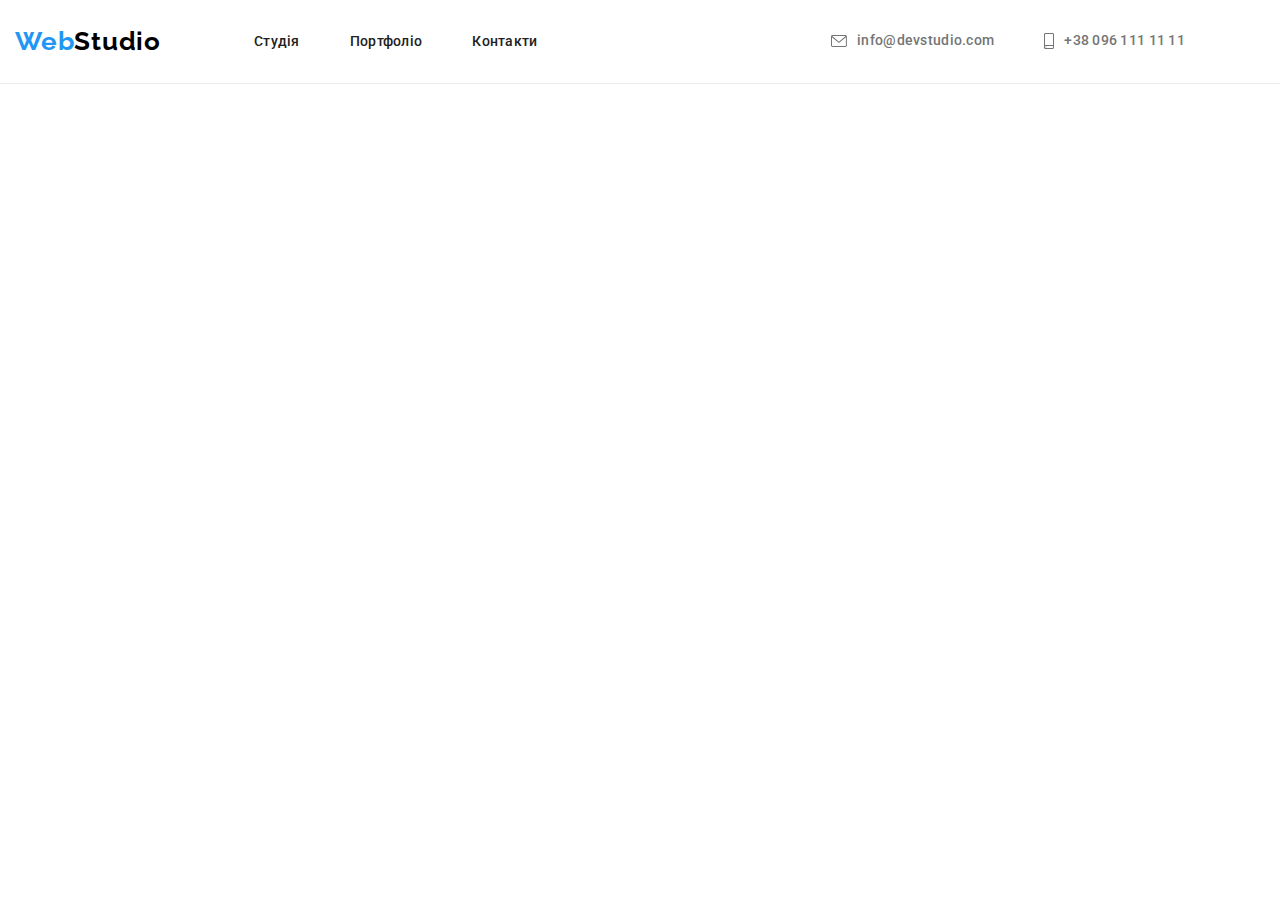
<file: index.html>
<!DOCTYPE html>
<html lang="uk">
<head>
    <meta charset="UTF-8" />
    <meta http-equiv="X-UA-Compatible" content="IE=edge" />
    <meta name="viewport" content="width=device-width, initial-scale=1.0" />
    <title>WebStudio</title>
    <link rel="preconnect" href="https://fonts.googleapis.com" />
    <link rel="preconnect" href="https://fonts.gstatic.com" crossorigin />
    <link href="https://fonts.googleapis.com/css2?family=Raleway:wght@700&family=Roboto:wght@400;500;700;900&display=swap" rel="stylesheet" />
    <link rel="stylesheet" href="https://cdn.jsdelivr.net/npm/modern-normalize@1.1.0/modern-normalize.min.css" />
    <link rel="stylesheet" href="./css/main.min.css" />
</head>
<body>
<!-- /* ===================ХЕДЕР ГОЛОВНОЇ СТОРІНКИ==================== */ -->
    <header class="header">
        <div class="container header__container">
        <nav class="page-navigation">
            <a class="logo list link" href="./index.html">
                <span class="logo__first-part">Web</span><span class="logo__second-part">Studio</span></a>
            <ul class="menu list" >
                <li>
                    <a class="menu__link menu__link_current link" href="./index.html">Студія</a>
                </li>
                <li>
                    <a class="menu__link link" href="./portofolio.html">Портфоліо</a>
                </li>
                <li>
                    <a class="menu__link link" href="#Контакти">Контакти</a>
                </li>
            </ul>
        </nav>
        <button type="button" class="open_mobile_menu_btn" data-menu-open>
            <svg class="open_mobile_menu_btn__icon" aria-label="іконка меню для телефона">
                <use href="./images/sprite.svg#burger-icon" ></use>
            </svg>
        </button>
            <!-- контакти -->
                <ul class="contacts list">
                    <li class="contacts__email-item">
                        <a class="contacts__link link" href="mailto:info@devstudio.com"> 
                            <svg aria-label="іконка контактів" class="contacts__email-icon"
                            width="16"
                            height="12">
                                <use href="./images/sprite.svg#icon-envelope"></use>
                            </svg>info@devstudio.com
                        </a>
                    </li>
                    <li class="contacts__tel-item">
                        <a class="contacts__link link" href="tel:+380961111111">
                            <svg aria-label="іконка контактів" class="contacts__telephone-icon"
                            width="10"
                            height="16">
                                <use href="./images/sprite.svg#icon-smartphone"></use>
                            </svg>+38 096 111 11 11
                        </a>
                    </li>
                </ul>
        </div>
        <div class="mobile_menu" data-menu>
            <div class="container mobile_menu___container">
                <button class="mobile_menu__close_btn " data-menu-close>
                    <svg class="mobile_menu__close_icon" aria-label="хрестик">
                        <use href="./images/sprite.svg#icon-close-black" ></use>
                    </svg>
                </button>
            </div>
        </div>
    </header>
<!----------------========HERO =============-------->
<main>
    <!-- <section class="hero">
        <div class="container hero__container">
            <h1 class="hero__title">Ефективні рішення для <br>
                 вашого бізнесу</h1>
                <button data-modal-open class="hero__button" type="button">Замовити послугу</button>
        </div>
    </section> -->

<!-- /* ==========ОСОБЛИВОСТІ=========================== */ -->
    <!-- <section class="section">
        <div class="container">
         <h2 class="priorities__head-title visually-hidden">Наші пріоритети</h2>
            <ul class="priorities list">
                <li class="priorities__item">
                    <div class="priorities__item_img">
                            <svg aria-label="іконка пріоритетів" 
                            class="priorities__item_icon">
                            <use href="./images/sprite.svg#icon-antenna-1" 
                            width="70"
                            height="70"></use>
                            </svg>
                    </div>
                    <h3 class="priorities__item_title">УВАГА ДО ДЕТАЛЕЙ</h3>
                    <p class="priorities__item_text">Ідейні міркування, і навіть початок повсякденної роботи з формування позиції.</p>
                </li>
                <li class="priorities__item">
                    <div class="priorities__item_img">
                            <svg aria-label="іконка пріоритетів" 
                            class="priorities__item_icon"
                            width="70"
                            height="70">
                                <use href="./images/sprite.svg#icon-clock-1"></use>
                            </svg>
                    </div>
                    <h3 class="priorities__item_title">ПУНКТУАЛЬНІСТЬ</h3>
                   <p class="priorities__item_text">Завдання організації, особливо рамки і місце навчання кадрів тягне у себе.</p>
                </li>
                <li class="priorities__item">
                    <div class="priorities__item_img">
                            <svg aria-label="іконка пріоритетів" 
                            class="priorities__item_icon"
                            width="70"
                            height="70">
                                <use href="./images/sprite.svg#icon-diagram-1"></use>
                            </svg>
                    </div>
                    <h3 class="priorities__item_title">ПЛАНУВАННЯ</h3>
                    <p class="priorities__item_text">Так само консультація з широким активом значною мірою зумовлює.</p>
                </li>
                <li class="priorities__item">
                    <div class="priorities__item_img">
                            <svg aria-label="іконка пріоритетів" 
                            class="priorities__item_icon"
                            width="70"
                            height="70">
                                <use href="./images/sprite.svg#icon-astronaut-1"></use>
                            </svg>
                    </div>
                    <h3 class="priorities__item_title">СУЧАСНІ ТЕХНОЛОГІЇ</h3>
                    <p class="priorities__item_text">Значимість цих проблем настільки очевидна, що реалізація планових завдань.</p>
                </li>
            </ul>
        </div>    
    </section> -->

<!-- /* =============НАША РОБОТА=============================== */ -->
    <!-- <section class="work section">
        <div class="container">
            <h2 class="section__title">Чим ми займаємося</h2>
            <ul class="work__list list">
                <li>
                    <div class="work__card">
                    <img class="work__card_img" src="./images/computer.jpg" alt="людина працює за комп'ютером" width="370" height="294">
                <p class="work__card_text">Десктопні додатки</p></div>
                </li>
                <li>
                    <div class="work__card">
                    <img class="work__card_img" src="./images/tablet.jpg" alt="людина працює за комп'ютером з телефоном" width="370" height="294">
                <p class="work__card_text">Мобільні додатки</p></div>
                </li>
                <li>
                    <div class="work__card">
                    <img class="work__card_img" src="./images/telephone.jpg" alt="людина працює з графічним планшетом" width="370" height="294">
                <p class="work__card_text">Дизайнерські рішення</p></div>
                </li>
            </ul>
        </div>
    </section> -->
<!-- /* ==================КОМАНДА===================*/ -->
    <!-- <section class="section-team section">
        <div class="container">
            <h2 class="section__title">Наша команда</h2>
        <ul class="team__list list">
            <li  class="team__list_item">
                    <img src="./images/person4.jpg" 
                    alt="Ігор Дем'яненко">
                <div class="team__list_card">
                        <h3 class="card__name"> Ігор Дем'яненко </h3>
                        <p class="card__position" lang="en">Product Designer</p>
                    <ul class="social list">
                        <li class="social__item">
                            <a href="" class="social__link link">
                                <svg aria-label="іконка-інстаграму" 
                                class="social__link_icon"
                                >
                                <use href="./images/sprite.svg#icon-instagram-2" width="20"
                                height="20"></use>
                                </svg>
                            </a>
                        </li>
                        <li class="social__item">
                            <a href="" class="social__link link">
                                <svg aria-label="іконка-твітеру" 
                                class="social__link_icon"
                                width="20"
                                height="20">
                                <use href="./images/sprite.svg#icon-twitter-1"></use>
                                </svg>
                            </a>
                        </li>
                        <li class="social__item">
                            <a href="" class="social__link link">
                                <svg aria-label="іконка-фейсбуку" 
                                class="social__link_icon"
                                width="20"
                                height="20">
                                <use href="./images/sprite.svg#icon-facebook-1"></use>
                                </svg>
                            </a>
                        </li>
                        <li class="social__item">
                            <a href="" class="social__link link">
                                <svg aria-label="іконка-лінкедін" 
                                class="social__link_icon"
                                width="20"
                                height="20">
                                <use href="./images/sprite.svg#icon-linkedin-1"></use>
                                </svg>  
                            </a>
                        </li>
                    </ul>
                </div>
                    
                </li>

            <li class="team__list_item">
                    <img src="./images/person1.jpg" 
                    alt="Ольга Рєпіна">
                <div class="team__list_card ">
                        <h3 class="card__name">Ольга Рєпіна</h3> 
                        <p class="card__position" lang="en">Frontend Developer</p>
                        <ul class="social list">
                            <li class="social__item">
                                <a href="" class="social__link link">
                                    <svg aria-label="іконка-інстаграму" 
                                    class="social__link_icon"
                                    >
                                    <use href="./images/sprite.svg#icon-instagram-2" width="20"
                                    height="20"></use>
                                    </svg>
                                </a>
                            </li>
                            <li class="social__item">
                                <a href="" class="social__link link">
                                    <svg aria-label="іконка-твітеру" 
                                    class="social__link_icon"
                                    width="20"
                                    height="20">
                                    <use href="./images/sprite.svg#icon-twitter-1"></use>
                                    </svg>
                                </a>
                            </li>
                            <li class="social__item">
                                <a href="" class="social__link link">
                                    <svg aria-label="іконка-фейсбуку" 
                                    class="social__link_icon"
                                    width="20"
                                    height="20">
                                    <use href="./images/sprite.svg#icon-facebook-1"></use>
                                    </svg>
                                </a>
                            </li>
                            <li class="social__item">
                                <a href="" class="social__link link">
                                    <svg aria-label="іконка-лінкедін" 
                                    class="social__link_icon"
                                    width="20"
                                    height="20">
                                    <use href="./images/sprite.svg#icon-linkedin-1"></use>
                                    </svg>  
                                </a>
                            </li>
                        </ul>
                </div>
            </li>
            <li class="team__list_item">
                    <img src="./images/person2.jpg" 
                    alt="Микола Тарасов">
                <div class="team__list_card">
                        <h3 class="card__name">Микола Тарасов</h3>
                        <p class="card__position" lang="en">Marketing</p>
                        <ul class="social list">
                            <li class="social__item">
                                <a href="" class="social__link link">
                                    <svg aria-label="іконка-інстаграму" 
                                    class="social__link_icon"
                                    >
                                    <use href="./images/sprite.svg#icon-instagram-2" width="20"
                                    height="20"></use>
                                    </svg>
                                </a>
                            </li>
                            <li class="social__item">
                                <a href="" class="social__link link">
                                    <svg aria-label="іконка-твітеру" 
                                    class="social__link_icon"
                                    width="20"
                                    height="20">
                                    <use href="./images/sprite.svg#icon-twitter-1"></use>
                                    </svg>
                                </a>
                            </li>
                            <li class="social__item">
                                <a href="" class="social__link link">
                                    <svg aria-label="іконка-фейсбуку" 
                                    class="social__link_icon"
                                    width="20"
                                    height="20">
                                    <use href="./images/sprite.svg#icon-facebook-1"></use>
                                    </svg>
                                </a>
                            </li>
                            <li class="social__item">
                                <a href="" class="social__link link">
                                    <svg aria-label="іконка-лінкедін" 
                                    class="social__link_icon"
                                    width="20"
                                    height="20">
                                    <use href="./images/sprite.svg#icon-linkedin-1"></use>
                                    </svg>  
                                </a>
                            </li>
                        </ul>
                </div>
            </li>
            <li class="team__list_item">
                    <img src="./images/person3.jpg" 
                    alt="Михайло Єрмаков">
                <div class="team__list_card">
                        <h3 class="card__name">Михайло Єрмаков</h3>
                        <p class="card__position" lang="en">UI Designer</p>
                        <ul class="social list">
                            <li class="social__item">
                                <a href="" class="social__link link">
                                    <svg aria-label="іконка-інстаграму" 
                                    class="social__link_icon"
                                    >
                                    <use href="./images/sprite.svg#icon-instagram-2" width="20"
                                    height="20"></use>
                                    </svg>
                                </a>
                            </li>
                            <li class="social__item">
                                <a href="" class="social__link link">
                                    <svg aria-label="іконка-твітеру" 
                                    class="social__link_icon"
                                    width="20"
                                    height="20">
                                    <use href="./images/sprite.svg#icon-twitter-1"></use>
                                    </svg>
                                </a>
                            </li>
                            <li class="social__item">
                                <a href="" class="social__link link">
                                    <svg aria-label="іконка-фейсбуку" 
                                    class="social__link_icon"
                                    width="20"
                                    height="20">
                                    <use href="./images/sprite.svg#icon-facebook-1"></use>
                                    </svg>
                                </a>
                            </li>
                            <li class="social__item">
                                <a href="" class="social__link link">
                                    <svg aria-label="іконка-лінкедін" 
                                    class="social__link_icon"
                                    width="20"
                                    height="20">
                                    <use href="./images/sprite.svg#icon-linkedin-1"></use>
                                    </svg>  
                                </a>
                            </li>
                        </ul>
                </div>  
                    
            </li>
        </ul>
          
        </div>  
    </section> -->
<!-- ================ПОСТІЙНІ КЛІЄНТИ========================== -->
<!-- <section class="section">
    <div class="container">
        <h2 class="section__title">Постійні клієнти</h2>
        <ul class="customer__list list">
            <li class="customer__item">
                <a class="customer__link link" href="">
                    <svg aria-label="іконки постійних клієнтів" class="customer__icon"
                    width="106"
                    height="60">
                        <use href="./images/sprite.svg#icon-Logo"></use>
                    </svg>
                </a>
            </li>
            <li class="customer__item">
                <a class="customer__link link" href="">
                <svg aria-label="іконки постійних клієнтів" class="customer__icon"
                width="106"
                    height="60">
                    <use href="./images/sprite.svg#icon-Logo-1"></use>
                </svg>
                </a>

            </li>
            <li class="customer__item">    
                <a class="customer__link link" href="">
                <svg aria-label="іконки постійних клієнтів" class="customer__icon"
                width="106"
                height="60">
                    <use href="./images/sprite.svg#icon-Logo-2"></use>
                </svg>
                </a>

            </li>
            <li class="customer__item">
                <a class="customer__link link" href="">
                <svg aria-label="іконки постійних клієнтів" class="customer__icon"
                width="106"
                height="60">
                    <use href="./images/sprite.svg#icon-Logo-3"></use>
                </svg>
                </a>

            </li>
            <li class="customer__item">
                <a class="customer__link link" href="">
                <svg aria-label="іконки постійних клієнтів" class="customer__icon"
                width="106"
                    height="60">
                    <use href="./images/sprite.svg#icon-Logo-4"></use>
                </svg>
                </a>

            </li>
            <li class="customer__item">
                <a class="customer__link link" href="">
                <svg aria-label="іконки постійних клієнтів" class="customer__icon"
                width="106"
                    height="60">
                    <use href="./images/sprite.svg#icon-Logo-5"></use>
                </svg>
                </a>

            </li>
        </ul>
    </div>
</section> -->
<!-- ================ПОСТІЙНІ КЛІЄНТИ========================== -->
</main>
<!-- /* ==============ФУТЕР================================ */-->
    <!-- <footer class="footer">
        <div class="container footer__container">
            <address class="footer__address">
                <a class="footer-logo link" href="./index.html"><span class="logo__first-part">Web</span><span class="footer-logo__second-part">Studio</span></a>
                <ul class="footer__contacts list">
                    <li class="footer__contacts_item">
                        <a class="footer__geo link" href="https://goo.gl/maps/CPtrU1FHBa2aNyZL9" target="_blank" rel="noopener noreferrer nofollow">м. Київ, пр-т Лесі Українки, 26</a>
                    </li>
                    <li class="footer__contacts_item">
                        <a class="footer__contacts_link link" href="malito:info@devstudio.com">info@devstudio.com</a>
                    </li>
                    <li class="footer__contacts_item">
                        <a class="footer__contacts_link link" href="tel:+380961111111">+38 096 111 11 11</a>
                    </li>
            
                </ul>
            </address>
         <div>
            <h3 class="footer__social_title">Приєднуйтесь</h3>
            <ul class="footer__social_list list">
                <li class="footer__social_item">
                    <a href="" class="footer__social_link link">
                        <svg aria-label="іконка-інстаграму" class="footer__social_icon"
                        width="20"
                        height="20">
                        <use href="./images/sprite.svg#icon-instagram-2"></use>
                        </svg>
                    </a>
                </li>
                <li class="footer__social_item">
                    <a href="" class="footer__social_link link">
                        <svg aria-label="іконка-твітеру" class="footer__social_icon" 
                        width="20"
                        height="20">
                        <use href="./images/sprite.svg#icon-twitter-1"></use>
                        </svg>
                    </a>
                </li>
                 <li class="footer__social_item">
                    <a href="" class="footer__social_link link">
                        <svg aria-label="іконка-фейсбуку" class="footer__social_icon" 
                        width="20"
                        height="20">
                        <use href="./images/sprite.svg#icon-facebook-1"></use>
                        </svg>
                    </a>
                </li>
                <li class="footer__social_item">
                    <a href="" class="footer__social_link link">
                        <svg aria-label="іконка-лінкедін" class="footer__social_icon"
                        width="20"
                        height="20">
                        <use href="./images/sprite.svg#icon-linkedin-1"></use>
                        </svg>  
                    </a>
                </li>
            </ul>
            </div>
            <div class="subscription">
                    <p class="subscription__title">Підпишіться на розсилку</p>
                    <form class="subscription__form">
                        <label>
                            <input type="email"
                            class="subscription__input"
                            placeholder="E-mail"
                            required>
                        </label>
                        <button class="subscription__button" type="submit">
                                Підписатися 
                                <svg class="subscription__button_icon">
                                    <use href="./images/sprite.svg#icon-send" ></use>
                                </svg>
                        </button>
                    </form>
            </div>  
        </div>
    </footer>
    <div class="backdrop is-hidden" data-modal>
        <div class="modal">
            <button type="button" class="modal__close_btn" data-modal-close>
                <svg class="modal__close_icon" width="18" height="18">
                    <use class="close_icon" 
                    href="./images/sprite.svg#icon-close-black"  ></use>
                </svg>
            </button>
            <p class="modal__form_title">Залиште свої дані, ми вам передзвонимо</p>
            <form  class="modal__form">
                <label  class="modal__form_field">
                    <span class="modal__tip">Ім'я</span>
                    <span class="modal__form_input_wrapper">
                        <input type="text" 
                        class="modal__input" 
                        required
                        pattern="[a-zA-Zа-яА-ЯіІїЇ]+" 
                        name="user-name">
                        <svg aria-label="Модальна іконка форми" 
                        class="modal__input_icon"
                        width="18"
                        height="18">
                            <use href="./images/sprite.svg#icon-person-black" ></use>
                        </svg>
                </span>
                </label>
                <label  class="modal__form_field">
                    <span class="modal__tip">Телефон</span>
                    <span class="modal__form_input_wrapper"> 
                        <input type="tel" 
                        class="modal__input" 
                        required pattern="[0-9]{3}-[0-9]{3}-[0-9]{2}-[0-9]{2}"
                        name="user-phone"
                        title="xxx-xxx-xx-xx">
                        <svg aria-label="Модальна іконка форми" 
                        class="modal__input_icon"
                        width="18"
                        height="18">
                            <use href="./images/sprite.svg#icon-phone-black"></use>
                        </svg>
                    </span>
                </label>  
                
                <label  class="modal__form_field">
                    <span class="modal__tip">Пошта</span>
                    <span class="modal__form_input_wrapper">
                        <input type="email"
                        class="modal__input"
                        name="user-email">
                        <svg aria-label="Модальна іконка форми"
                        class="modal__input_icon"
                        width="18"
                        height="18">
                            <use href="./images/sprite.svg#icon-email-black"></use>
                        </svg>
                    </span>
                    
                </label>
                <label  class="modal__form_field">
                    <span class="modal__tip">Коментар</span>
                    <textarea name="user-message"  
                    class="modal__form_message"
                    placeholder="Введіть текст" ></textarea>
                </label>
                <label  class="modal__form_checkbox_field">
                    <input type="checkbox" 
                    name="user-policy"
                    class="modal__input_checkbox" required>
                    <svg class="checkbox_icon"
                    aria-label="Галочка для чекбокса"
                    width="16"
                    height="15">
                        <use class="checkbox__icon_mark"
                        href="./images/sprite.svg#icon-icon-check"></use>
                    </svg>
                    <p class="modal__input_agreement">Погоджуюся з розсилкою та приймаю 
                    <a class="modal__input_checkbox_link" href="">Умови договору</a></p>  
                </label>
                <button type="submit" class="modal__button">Відправити</button>
            </form>
        </div>
    </div>
    <script src="./js/modal.js"></script> -->
    <script src="./js/menu.js"></script>
</body>
</html>
</file>
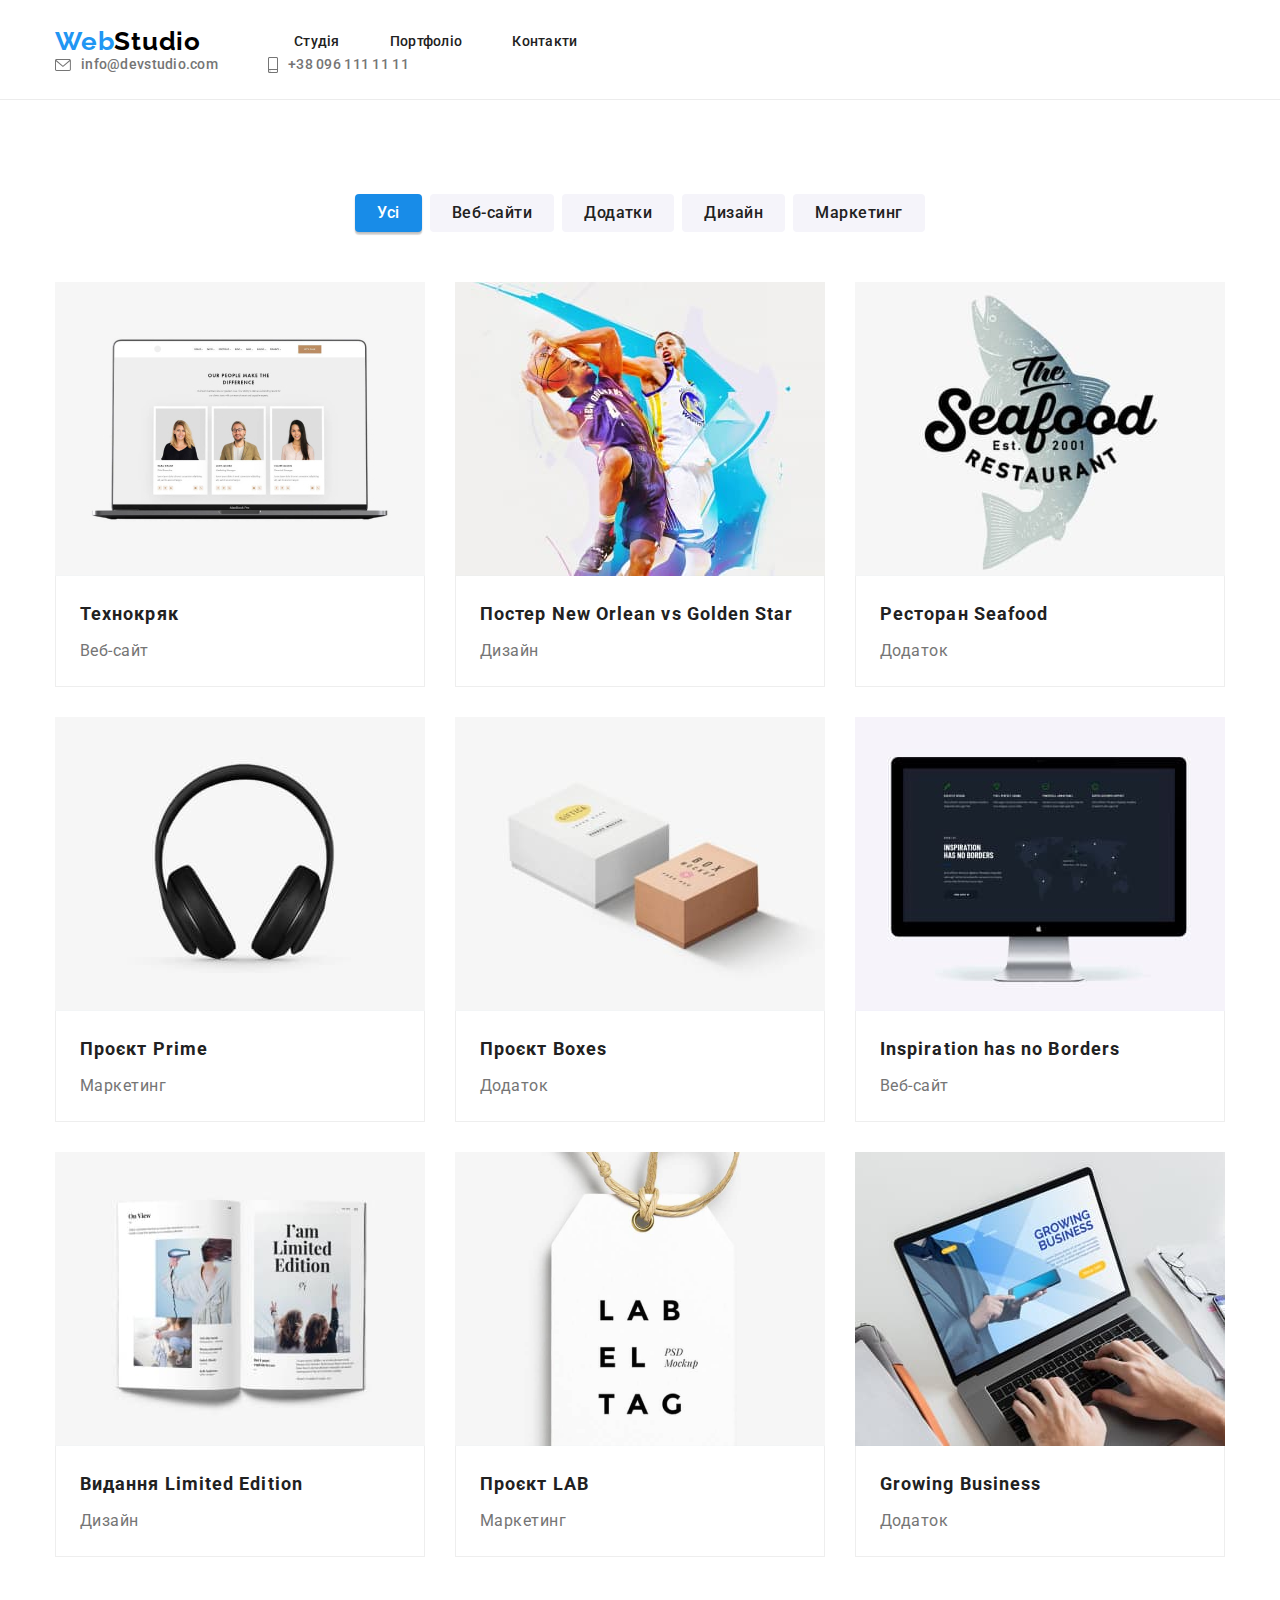
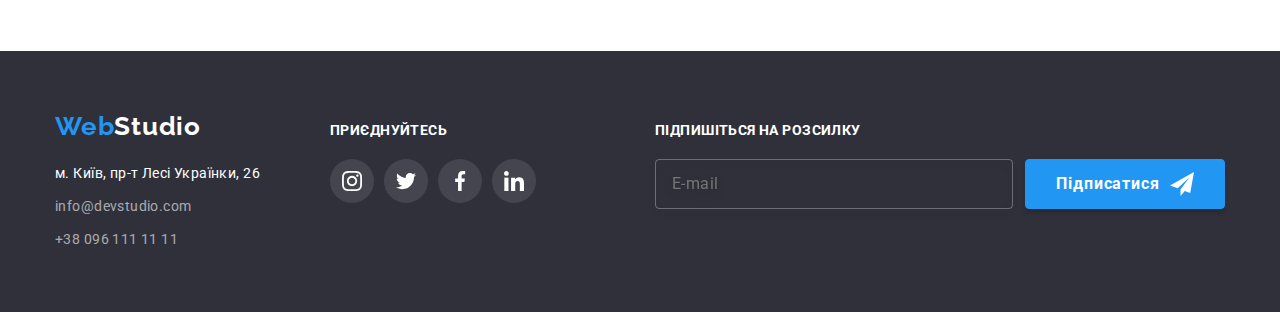
<file: portofolio.html>
<!DOCTYPE html>
<html lang="en">
<head>
    <meta charset="UTF-8" />
    <meta http-equiv="X-UA-Compatible" content="IE=edge" />
    <meta name="viewport" content="width=device-width, initial-scale=1.0" />
    <title>Portofolio</title>
    <link rel="preconnect" href="https://fonts.googleapis.com" />
    <link rel="preconnect" href="https://fonts.gstatic.com" crossorigin />
    <link href="https://fonts.googleapis.com/css2?family=Raleway:wght@700&family=Roboto:wght@400;500;700;900&display=swap" rel="stylesheet" />
    <link rel="stylesheet" href="https://cdn.jsdelivr.net/npm/modern-normalize@1.1.0/modern-normalize.min.css" />
    <link rel="stylesheet" href="./css/main.min.css" />
    
</head>
<body>
<!-- /* ===========ХЕДЕР ПОРТФОЛІО================== */ -->
    <header class="header">
        <div class="container header-container">
            <nav class="page-navigation">
                <a class="logo link" href="./index.html"><span class="logo__first-part">Web</span><span class="logo__second-part">Studio</span></a>
                <ul class="menu list">
                    <li>
                        <a class="menu__link link" href="./index.html">Студія</a>
                    </li>
                    <li>
                        <a class="menu__link menu__link_portfolio_current link" href="./portofolio.html">Портфоліо</a>
                    </li>
                    <li>
                        <a class="menu__link link" href="#">Контакти</a>
                    </li>
                
                </ul>
            </nav>
            <ul class="contacts list">
                <li class="contacts__email-item">
                     <a href="mailto:info@devstudio.com" class="contacts__link link">
                        <svg aria-label="іконка контактів" class="contacts__email-icon ">
                            <use href="./images/sprite.svg#icon-envelope"></use>
                        </svg>info@devstudio.com
                    </a>
                </li>
                <li class="contacts__tel-item">
                     <a href="tel:+380961111111" class="contacts__link link">
                        <svg aria-label="іконка контактів" class="contacts__telephone-icon">
                            <use href="./images/sprite.svg#icon-smartphone"></use>
                        </svg>+38 096 111 11 11
                    </a>
                </li>
            </ul>
            </div>
        </header>
    <main>
        <section class="section">
            <div class="container">
<!-- /* ============КНОПКИ ФІЛЬТРІВ============================== */ -->
                    <ul class="btn_filter list">
                        <li>
                            <button class="button button_current" type="button">Усі</button>
                        </li>
                        <li>
                            <button class="button" type="button">Веб-сайти</button>
                        </li>
                        <li>
                            <button class="button" type="button">Додатки</button>
                        </li>
                        <li>
                            <button class="button" type="button">Дизайн</button>
                        </li>
                        <li>
                            <button class="button" type="button">Маркетинг</button>
                        </li>
                    </ul> 
<!-- /* ===========ФОТО ПРОЄКТІВ======================== */ -->
                <h1 class="title-projects visually-hidden">Приклади проєктів</h1>
                <ul class="project-list list">
                    <li class="card-project">
                    <a class="card-project-link link" href=""> 
                        <div class="img-overlay">
                            <img src="./images/img (2).jpg" 
                            alt="технокряк">
                            <p class="overlay">Ресурс пропонує комплексні пропозиції
                                з різним рівнем функціоналу та сервісів. 
                                Все це дозволить відвідувачу отримати вичерпні
                                відомості про компанію чи приватну особу.</p>
                        </div>
                        <div class="info-project">
                            <h2 class="h-project">Технокряк</h2>
                            <p class="text-project">Веб-сайт</p>
                        </div>
                    </a>
                    </li>
                    <li class="card-project">
                        <a class="card-project-link link" href="">
                            <div class="img-overlay">
                                <img src="./images/img (2) (1).jpg" 
                            alt="постер">
                            <p class="overlay">Ресурс пропонує комплексні пропозиції
                            з різним рівнем функціоналу та сервісів. 
                            Все це дозволить відвідувачу отримати вичерпні
                            відомості про компанію чи приватну особу.</p>
                        </div>
                        <div class="info-project">
                            <h2 class="h-project">Постер New Orlean vs Golden Star</h2>
                            <p class="text-project">Дизайн</p>
                        </div></a>
                    </li>
                    <li class="card-project">
                        <a class="card-project-link link" href="">
                            <div class="img-overlay">
                            <img src="./images/img (3).jpg" 
                        alt="ресторан">
                        <p class="overlay">Ресурс пропонує комплексні пропозиції
                            з різним рівнем функціоналу та сервісів. 
                            Все це дозволить відвідувачу отримати вичерпні
                            відомості про компанію чи приватну особу.</p>
                        </div>
                        <div class="info-project">
                            <h2 class="h-project">Ресторан Seafood</h2>
                            <p class="text-project">Додаток</p>
                        </div></a>
                    </li>
                    <li class="card-project">
                        <a class="card-project-link link" href="">
                            <div class="img-overlay">
                                <img src="./images/img (4).jpg" 
                        alt="проєкт прайм">
                        <p class="overlay">Ресурс пропонує комплексні пропозиції
                            з різним рівнем функціоналу та сервісів. 
                            Все це дозволить відвідувачу отримати вичерпні
                            відомості про компанію чи приватну особу.</p></div>
                        <div class="info-project">
                            <h2 class="h-project">Проєкт Prime</h2>
                            <p class="text-project">Маркетинг</p>
                        </div></a>
                    </li>
                    <li class="card-project">
                        <a class="card-project-link link" href="">
                            <div class="img-overlay">
                                <img src="./images/img (5).jpg" 
                        alt="проєкт бокс">
                        <p class="overlay">Ресурс пропонує комплексні пропозиції
                            з різним рівнем функціоналу та сервісів. 
                            Все це дозволить відвідувачу отримати вичерпні
                            відомості про компанію чи приватну особу.</p></div>
                        <div class="info-project">
                            <h2 class="h-project">Проєкт Boxes</h2>
                            <p class="text-project">Додаток</p>
                        </div></a>
                    </li>
                    <li class="card-project">
                        <a class="card-project-link link" href="">
                            <div class="img-overlay"><img src="./images/img (6).jpg" 
                        alt="проєкт натхнення немає кордонів">
                        <p class="overlay">Ресурс пропонує комплексні пропозиції
                            з різним рівнем функціоналу та сервісів. 
                            Все це дозволить відвідувачу отримати вичерпні
                            відомості про компанію чи приватну особу.</p></div>
                        <div class="info-project">
                            <h2 class="h-project">Inspiration has no Borders</h2>
                            <p class="text-project">Веб-сайт</p>
                        </div></a>
                    </li>
                    <li class="card-project">
                        <a class="card-project-link link" href="">
                            <div class="img-overlay"><img src="./images/img (1)2.jpg" 
                        alt="лімітоване видання">
                        <p class="overlay">Ресурс пропонує комплексні пропозиції
                            з різним рівнем функціоналу та сервісів. 
                            Все це дозволить відвідувачу отримати вичерпні
                            відомості про компанію чи приватну особу.</p></div>
                        <div class="info-project">
                            <h2 class="h-project">Видання Limited Edition</h2>
                            <p class="text-project">Дизайн</p>
                        </div></a>
                    </li>
                    <li class="card-project">
                        <a class="card-project-link link" href="">
                            <div class="img-overlay"><img src="./images/img.png" 
                        alt="проєкт з маркетингу">
                        <p class="overlay">Ресурс пропонує комплексні пропозиції
                            з різним рівнем функціоналу та сервісів. 
                            Все це дозволить відвідувачу отримати вичерпні
                            відомості про компанію чи приватну особу.</p></div>
                        <div class="info-project">
                            <h2 class="h-project">Проєкт LAB</h2>
                            <p class="text-project">Маркетинг</p>
                        </div></a>
                    </li>
                    <li class="card-project">
                        <a class="card-project-link link" href="">
                            <div class="img-overlay"><img src="./images/img (1).jpg" 
                        alt="додаток для росту бізнесу">
                        <p class="overlay">Ресурс пропонує комплексні пропозиції
                            з різним рівнем функціоналу та сервісів. 
                            Все це дозволить відвідувачу отримати вичерпні
                            відомості про компанію чи приватну особу.</p></div>
                        <div class="info-project">
                            <h2 class="h-project">Growing Business</h2>
                            <p class="text-project">Додаток</p>
                        </div></a>
                    </li>

                </ul>
            </div>
       </section>
    </main>
<!-- /* ====================ФУТЕР ПОРТФОЛІО============*/ -->
    <footer class="footer">
        <div class="container footer__container">
            <address class="footer__address">
                <a class="footer-logo link" href="./index.html"><span class="logo__first-part">Web</span><span class="footer-logo__second-part">Studio</span></a>
                <ul class="footer__contacts list">
                    <li class="footer__contacts_item">
                        <a class="footer__geo link" href="https://goo.gl/maps/CPtrU1FHBa2aNyZL9" target="_blank" rel="noopener noreferrer nofollow">м. Київ, пр-т Лесі Українки, 26</a>
                    </li>
                    <li class="footer__contacts_item">
                        <a class="footer__contacts_link link" href="malito:info@devstudio.com">info@devstudio.com</a>
                    </li>
                    <li class="footer__contacts_item">
                        <a class="footer__contacts_link link" href="tel:+380961111111">+38 096 111 11 11</a>
                    </li>
            
                </ul>
            </address>
         <div class="social-media">
            <h3 class="footer__social_title">Приєднуйтесь</h3>
            <ul class="footer__social_list list">
                <li class="footer__social_item">
                    <a href="" class="footer__social_link link">
                        <svg aria-label="іконка-інстаграму" class="footer__social_icon"
                        width="20"
                        height="20">
                        <use href="./images/sprite.svg#icon-instagram-2"></use>
                        </svg>
                    </a>
                </li>
                <li class="footer__social_item">
                    <a href="" class="footer__social_link link">
                        <svg aria-label="іконка-твітеру" class="footer__social_icon" 
                        width="20"
                        height="20">
                        <use href="./images/sprite.svg#icon-twitter-1"></use>
                        </svg>
                    </a>
                </li>
                 <li class="footer__social_item">
                    <a href="" class="footer__social_link link">
                        <svg aria-label="іконка-фейсбуку" class="footer__social_icon" 
                        width="20"
                        height="20">
                        <use href="./images/sprite.svg#icon-facebook-1"></use>
                        </svg>
                    </a>
                </li>
                <li class="footer__social_item">
                    <a href="" class="footer__social_link link">
                        <svg aria-label="іконка-лінкедін" class="footer__social_icon"
                        width="20"
                        height="20">
                        <use href="./images/sprite.svg#icon-linkedin-1"></use>
                        </svg>  
                    </a>
                </li>
            </ul>
        </div>
        <div class="subscription">
            <p class="subscription__title">Підпишіться на розсилку</p>
            <form class="subscription__form">
                <label>
                    <input type="email"
                    class="subscription__input"
                    placeholder="E-mail"
                    required>
                </label>
                <button class="subscription__button" type="submit">
                        Підписатися
                        <svg class="subscription__button_icon">
                            <use href="./images/sprite.svg#icon-send" ></use>
                        </svg>
                </button>
            </form>
    </div> 
    </div>
    </footer>
    
</body>
</html>
</file>
<file: css/main.min.css>
:root{--primary-font: "Roboto", sans-serif;--secondary-font: "Raleway", sans-serif;--color-white: #ffff;--color-light-blue: #2196F3;--color-dark-blue: #188CE8;--color-dark: #212121;--color-light-grey: #757575;--color-dark-grey: #2F303A;--letter-spacing-normal: 0.03em;--color-social-icon: #AFB1B8;--transition-dur-and-func: 250ms linear}.visually-hidden{position:absolute;white-space:nowrap;width:1px;height:1px;overflow:hidden;border:0;padding:0;clip:rect(0 0 0 0);clip-path:inset(50%);margin:-1px}.link{text-decoration:none}.list{list-style:none}img{display:block;max-width:100%;height:auto}button{cursor:pointer}h1,h2,h3,h4,p{margin-top:0;margin-bottom:0}ul{margin-top:0;margin-bottom:0;padding-left:0}body{font-family:var(--primary-font)}.container{padding-left:15px;padding-right:15px}@media screen and (min-width: 480px){.container{width:450px;margin-left:auto;margin-right:auto}}@media screen and (min-width: 768px){.container{width:720px}}@media screen and (min-width: 1200px){.container{width:1200px}}.section{padding-top:94px;padding-bottom:94px}.logo{font-family:var(--secondary-font);font-weight:700;font-size:26px;line-height:1.19;font-style:normal;letter-spacing:var(--letter-spacing-normal);margin-right:93px}.logo__first-part{color:var(--color-light-blue)}.logo__second-part{color:#000}.footer-logo{font-family:var(--secondary-font);font-weight:700;font-size:26px;line-height:1.19;display:inline-block;letter-spacing:var(--letter-spacing-normal);margin-bottom:20px}.footer-logo__second-part{color:var(--color-white)}.menu__link{display:none}.contacts__link{display:none}.header{padding-top:16px;padding-bottom:16px;background-color:var(--color-white);border-bottom:1px solid #ececec}.header__container{display:flex;align-items:center;justify-content:space-between;margin-right:0;margin-left:0}.open_mobile_menu_btn{line-height:0;border:none;background-color:rgba(0,0,0,0);padding:0}.open_mobile_menu_btn__icon{width:40px;height:40px}@media screen and (min-width: 768px){.header{padding-top:26px;padding-bottom:26px}.open_mobile_menu_btn{display:none}.page-navigation{display:flex;align-items:center}.menu{display:flex;column-gap:50px}.menu__link{display:block;font-family:var(--primary-font);font-weight:500;font-size:14px;line-height:1,14;letter-spacing:.02em;color:var(--color-dark);transition:color var(--transition-dur-and-func)}.menu__link:hover,.menu__link:focus{color:var(--color-dark-blue)}.contacts__link{display:flex;margin-right:0;font-family:var(--primary-font);font-weight:500;font-size:14px;line-height:1.14;align-items:center;color:var(--color-light-grey);letter-spacing:.02em;transition:color var(--transition-dur-and-func)}.contacts__link:hover,.contacts__link:focus{color:var(--color-dark-blue)}.contacts__link:hover .contacts__email-icon,.contacts__link:focus .contacts__email-icon{fill:var(--color-light-blue)}.contacts__link:hover .contacts__telephone-icon,.contacts__link:focus .contacts__telephone-icon{fill:var(--color-light-blue)}.contacts__link .contacts__email-icon{fill:var(--color-light-grey);margin-right:10px;transition:fill var(--transition-dur-and-func);width:16px;height:12px}.contacts__link .contacts__telephone-icon{fill:var(--color-light-grey);margin-right:10px;transition:fill var(--transition-dur-and-func);width:10px;height:16px}}@media screen and (min-width: 1200px){.contacts{display:flex}.contacts__email-item{margin-right:50px}}.subscription{margin-left:auto}.subscription__title{font-weight:700;font-size:14px;line-height:1.14;letter-spacing:var(--letter-spacing-normal);text-transform:uppercase;color:var(--color-white);margin-bottom:20px}.subscription__form{display:flex}.subscription__input{font-weight:400;font-size:16px;line-height:1.25;display:flex;align-items:center;min-width:358px;min-height:50px;letter-spacing:var(--letter-spacing-normal);color:rgba(255,255,255,.6);background-color:rgba(0,0,0,0);border:1px solid rgba(255,255,255,.3);filter:drop-shadow(0px 4px 4px rgba(0, 0, 0, 0.15));border-radius:4px;padding-left:16px}.subscription__button{font-weight:700;font-size:16px;line-height:1.88;display:flex;justify-content:center;align-items:center;background:var(--color-light-blue);box-shadow:0px 4px 4px rgba(0,0,0,.15);border-radius:4px;min-width:200px;min-height:50px;border:1px solid var(--color-light-blue);margin-left:12px;letter-spacing:.06em;color:var(--color-white);transition:background-color var(--transition-dur-and-func)}.subscription__button:hover,.subscription__button:focus{background-color:var(--color-dark-blue)}.subscription__button_icon{width:24px;height:24px;margin-left:10px}.social{display:flex;justify-content:center;column-gap:10px;margin-top:16px}.social__link{display:flex;align-items:center;justify-content:center;width:44px;height:44px;border-radius:50%;background-color:var(--color-white);fill:var(--color-social-icon);transition:background-color var(--transition-dur-and-func)}.social__link:hover,.social__link:focus{background-color:var(--color-light-blue)}.social__link_icon{width:20px;height:20px;transition:fill var(--transition-dur-and-func)}.social__link:hover .social__link_icon,.social__link:focus .social__link_icon{fill:var(--color-white)}.section__title{font-weight:700;font-size:36px;line-height:1.17;text-align:center;letter-spacing:var(--letter-spacing-normal);color:var(--color-dark);margin-bottom:50px}.modal{position:absolute;top:50%;left:50%;transform:translate(-50%, -50%);width:528px;padding:40px;background-color:var(--color-white)}.modal__form{display:flex;flex-direction:column}.modal__form_field{margin-bottom:10px}.modal__close_btn{position:absolute;top:8px;right:8px;display:flex;align-items:center;justify-content:center;width:30px;height:30px;background-color:var(--color-white);border:1px solid rgba(0,0,0,.1);border-radius:50%;padding:0;transition:fill var(--transition-dur-and-func)}.modal__input_icon{transition:fill var(--transition-dur-and-func)}.modal__close_btn:hover .modal__input_icon,.modal__close_btn:focus .modal__input_icon{fill:var(--color-light-blue)}.modal__form_title{font-weight:700;font-size:20px;line-height:1,15;text-align:center;letter-spacing:var(--letter-spacing-normal);color:var(--color-dark);margin-bottom:12px}.modal__tip{font-weight:400;font-size:12px;line-height:1,17;letter-spacing:.01em;color:var(--color-light-grey);display:block;margin-bottom:4px}.modal__form_input_wrapper{position:relative}.modal__input{font-size:12px;width:100%;height:40px;border:1px solid rgba(33,33,33,.2);border-radius:4px;padding-left:42px;cursor:text;transition:border-color var(--transition-dur-and-func)}.modal__input:focus,.modal__input:hover{border-color:var(--color-light-blue);outline:none}.modal__input_icon{display:block;width:18px;height:18px;position:absolute;top:50%;left:12px;transform:translateY(-50%);transition:fill var(--transition-dur-and-func)}.modal__input:focus+.modal__input_icon{fill:var(--color-light-blue)}.modal__input:hover+.modal__input_icon{fill:var(--color-light-blue)}.modal__form_message{width:100%;height:120px;border:1px solid rgba(33,33,33,.2);border-radius:4px;padding:12px 16px;resize:none;margin-bottom:20px;transition:border-color var(--transition-dur-and-func);font-size:12px}.modal__form_message:hover,.modal__form_message:focus{border-color:var(--color-dark-blue);outline:none}.modal__form_checkbox_field{margin-bottom:30px;display:flex;align-self:baseline;padding-left:12px;gap:8px;align-items:center}.modal__input_checkbox{appearance:none;position:absolute}.modal__input_agreement{font-weight:400;font-size:14px;line-height:1.71;letter-spacing:var(--letter-spacing-normal);color:var(--color-light-grey)}.modal__input_checkbox_link{color:var(--color-light-blue)}.checkbox_icon{cursor:pointer;margin-right:6px;border:2px solid var(--color-dark);width:16px;height:15px;border-radius:2px}.modal__input_checkbox:focus+.checkbox_icon{border-color:var(--color-light-blue)}.modal__input_checkbox:checked+.checkbox_icon{border-color:var(--color-light-blue)}.checkbox__icon_mark{display:none}.modal__input_checkbox:checked+.checkbox_icon .checkbox__icon_mark{display:block}.modal__button{font-weight:700;font-size:16px;line-height:1.88;letter-spacing:.06em;color:var(--color-white);background-color:var(--color-light-blue);min-width:200px;min-height:50px;box-shadow:0px 4px 4px rgba(0,0,0,.15);border-radius:4px;border:none;transition:background-color var(--transition-dur-and-func);align-self:center}.modal__button:hover,.modal__button:focus{background-color:var(--color-dark-blue)}.footer{background-color:var(--color-dark-grey);padding-top:60px;padding-bottom:60px;display:flex}.footer__container{display:flex;align-items:baseline}.footer__address{font-family:var(--primary-font);font-style:normal;margin-right:70px}.footer__contacts{display:inline}.footer__contacts_item:not(:last-child){margin-bottom:9px}.footer__geo{font-weight:400;font-size:14px;line-height:1.71;letter-spacing:var(--letter-spacing-normal);transition:color var(--transition-dur-and-func);color:var(--color-white)}.footer__geo:hover{color:var(--color-dark-blue)}.footer__geo:focus{color:var(--color-dark-blue)}.footer__contacts_link{font-weight:400;font-size:14px;line-height:1.71;letter-spacing:var(--letter-spacing-normal);transition:color var(--transition-dur-and-func);color:rgba(255,255,255,.6)}.footer__contacts_link:hover{color:var(--color-dark-blue)}.footer__contacts_link:focus{color:var(--color-dark-blue)}.footer__social_title{font-family:var(--primary-font);font-weight:700;font-size:14px;line-height:1.14;letter-spacing:var(--letter-spacing-normal);text-transform:uppercase;color:#fff;margin-bottom:20px}.footer__social_list{display:flex;column-gap:10px}.footer__social_link{display:flex;align-items:center;justify-content:center;width:44px;height:44px;border-radius:50%;background-color:var(--color-dark-grey);background:rgba(255,255,255,.1);fill:var(--color-white);transition:background-color var(--transition-dur-and-func)}.footer__social_link:hover,.footer__social_link:focus{background-color:var(--color-light-blue)}.footer__social_icon{width:20px;height:20px;transition:fill var(--transition-dur-and-func)}.footer__social_link:hover .footer__social_icon,.footer__social_link:focus .footer__social_icon{fill:var(--color-white)}.backdrop{position:fixed;top:0;left:0;width:100%;height:100%;background-color:rgba(0,0,0,.2);z-index:100;transition:visibility 250ms ease,opacity 250ms ease}.backdrop.is-hidden{visibility:hidden;opacity:0;pointer-events:none}.mobile_menu{position:fixed;z-index:100;width:100%;height:100%;top:0;left:0;background-color:var(--color-white);visibility:hidden;opacity:0;pointer-events:none;transition:opacity var(--transition-dur-and-func),visibility var(--transition-dur-and-func),pointer-events var(--transition-dur-and-func)}.mobile_menu.is-open{opacity:1;visibility:visible;pointer-events:auto}.mobile_menu___container{position:relative}.mobile_menu__close_btn{position:absolute;top:10px;right:15px;border:none;background-color:rgba(0,0,0,0);padding:0}.mobile_menu__close_icon{line-height:0;height:40px;width:40px}.hero{color:var(--color-white);font-family:var(--primary-font);padding-top:200px;padding-bottom:200px;display:block;text-align:center;background-image:linear-gradient(rgba(47, 48, 58, 0.4), rgba(47, 48, 58, 0.4)),url("../images/background-header.jpg");background-size:cover;background-color:var(--color-dark-grey);max-width:1600px;margin:0 auto}.hero__title{font-weight:900;font-size:44px;line-height:1.36;letter-spacing:.06em;text-transform:uppercase;margin-bottom:30px}.hero__button{font-weight:700;font-size:16px;line-height:1.88;background-color:var(--color-light-blue);color:var(--color-white);letter-spacing:.06em;box-shadow:0px 4px 4px rgba(0,0,0,.15);border-radius:4px;border:0;padding:10px 32px;transition:background-color var(--transition-dur-and-func)}.hero__button:hover,.hero__button:focus{background-color:var(--color-dark-blue)}.work{padding-top:0}.work__list{display:flex;justify-content:space-between}.work__card{position:relative}.work__card_text{font-weight:700;font-size:14px;line-height:1.14;display:flex;justify-content:center;padding-top:27px;padding-bottom:27px;background:rgba(47,48,58,.8);letter-spacing:var(--letter-spacing-normal);text-transform:uppercase;color:var(--color-white);position:absolute;bottom:0;left:0;width:100%}.section-team{background-color:#f5f4fa}.team__list{display:flex;justify-content:space-between}.team__list_item{font-weight:500;font-size:16px;line-height:1.19;background-color:var(--color-white);letter-spacing:var(--letter-spacing-normal);align-items:center;box-shadow:0px 1px 3px rgba(0,0,0,.12),0px 1px 1px rgba(0,0,0,.14),0px 2px 1px rgba(0,0,0,.2);border-radius:0px 0px 4px 4px;flex-basis:calc((100% - 90px)/4)}.team__list_card{display:block;text-align:center;align-items:center;padding-top:30px;padding-bottom:30px}.card__name{font-weight:500;font-size:16px;color:var(--color-dark);margin-bottom:10px}.card__position{font-weight:400;color:var(--color-light-grey)}.project-list{display:flex;flex-wrap:wrap;gap:30px}.card-project{flex-basis:calc((100% - 60px)/3)}.card-project-link{display:block;transition:box-shadow var(--transition-dur-and-func)}.card-project-link:hover{box-shadow:0px 1px 1px rgba(0,0,0,.12),0px 4px 4px rgba(0,0,0,.06),1px 4px 6px rgba(0,0,0,.16)}.card-project-link:focus{box-shadow:0px 1px 1px rgba(0,0,0,.12),0px 4px 4px rgba(0,0,0,.06),1px 4px 6px rgba(0,0,0,.16)}.img-overlay{position:relative;overflow:hidden}.overlay{font-weight:400;font-size:18px;line-height:1.56;display:flex;align-items:center;justify-content:center;position:absolute;background:rgba(33,150,243,.9);letter-spacing:var(--letter-spacing-normal);color:#fff;padding-left:24px;padding-right:24px;width:100%;height:100%;transform:translateY(100%);top:0;left:0;transition:var(--transition-dur-and-func)}.card-project-link:hover .overlay,.card-project-link:focus .overlay{transform:translateY(0%)}.info-project{display:block;padding:20px 24px;border-bottom:1px solid #eee;border-left:1px solid #eee;border-right:1px solid #eee}.h-project{font-weight:700;font-size:18px;line-height:2;letter-spacing:.06em;color:var(--color-dark);margin-bottom:4px}.text-project{font-family:var(--primary-font);font-size:16px;line-height:1.88;letter-spacing:var(--letter-spacing-normal);color:var(--color-light-grey)}.priorities{font-family:var(--primary-font);font-size:14px;letter-spacing:var(--letter-spacing-normal);display:flex;flex-wrap:wrap;column-gap:30px}.priorities__item{flex-basis:calc((100% - 90px)/4)}.priorities__item_img{background-color:#f5f4fa;display:flex;align-items:center;justify-content:center;width:270px;height:120px;margin-bottom:30px}.priorities__item_icon{width:70px;height:70px}.priorities__item_title{font-weight:700;font-size:14px;line-height:1.14;text-transform:uppercase;color:var(--color-dark)}.priorities__item_text{line-height:24px;color:var(--color-light-grey);margin-top:10px}.customer__list{display:flex;column-gap:30px}.customer__item{flex-basis:calc((100% - 150px)/6)}.customer__link{display:flex;align-items:center;justify-content:center;height:92px;border:1px solid #afb1b8;border-radius:4px;transition:border var(--transition-dur-and-func)}.customer__link:hover,.customer__link:focus{border:1px solid #2196f3}.customer__icon{width:106px;height:60px;fill:#afb1b8;transition:fill var(--transition-dur-and-func)}.customer__link:hover .customer__icon,.customer__link:focus .customer__icon{fill:var(--color-light-blue)}.btn_filter{display:flex;flex-wrap:wrap;column-gap:8px;align-items:center;justify-content:center;margin-bottom:50px}.button{font-weight:500;font-size:16px;line-height:1.63;background-color:#f5f4fa;color:var(--color-dark);border-radius:4px;border:none;text-align:center;letter-spacing:var(--letter-spacing-normal);padding:6px 22px;transition:color var(--transition-dur-and-func),background-color var(--transition-dur-and-func),box-shadow var(--transition-dur-and-func)}.button:hover,.button:focus{background-color:var(--color-dark-blue);color:var(--color-white);box-shadow:0px 3px 1px rgba(0,0,0,.1),0px 1px 2px rgba(0,0,0,.08),0px 2px 2px rgba(0,0,0,.12)}.button_current{background-color:var(--color-dark-blue);color:var(--color-white);box-shadow:0px 3px 1px rgba(0,0,0,.1),0px 1px 2px rgba(0,0,0,.08),0px 2px 2px rgba(0,0,0,.12)}/*# sourceMappingURL=main.min.css.map */
</file>
